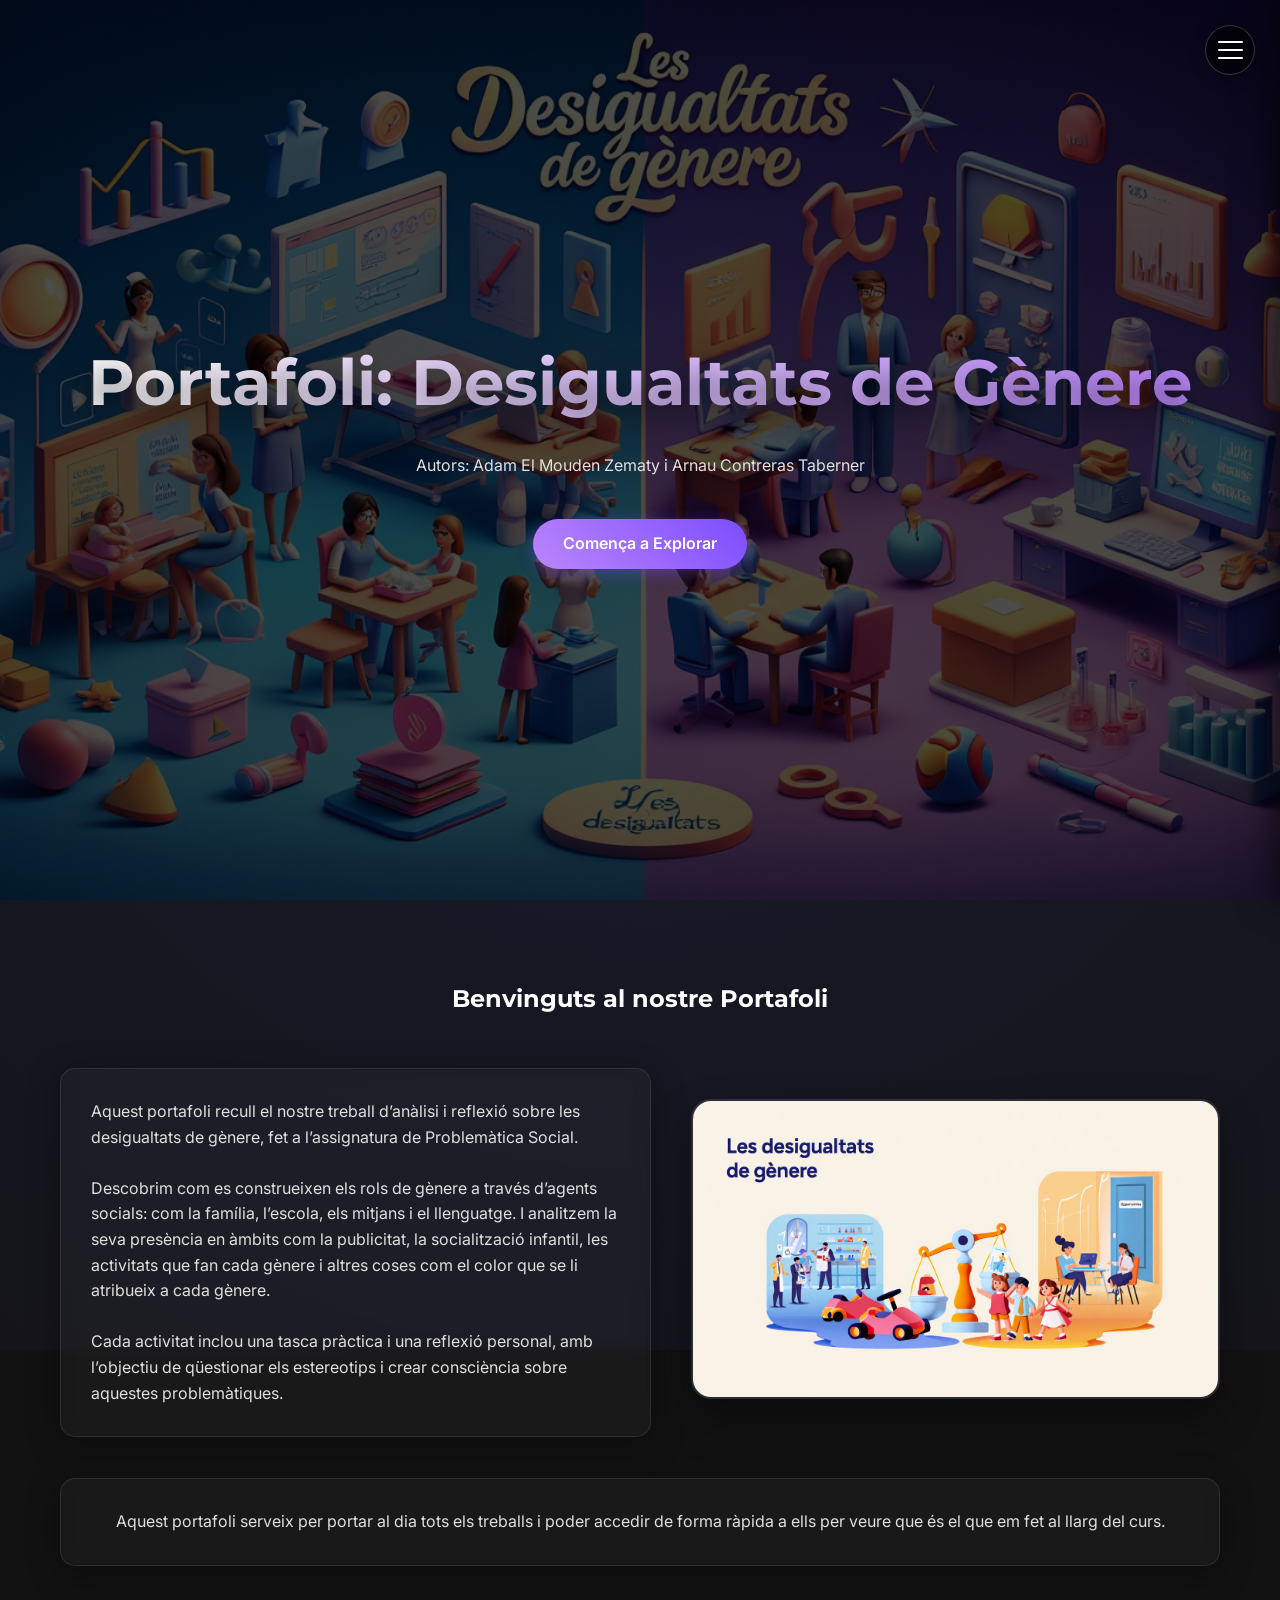
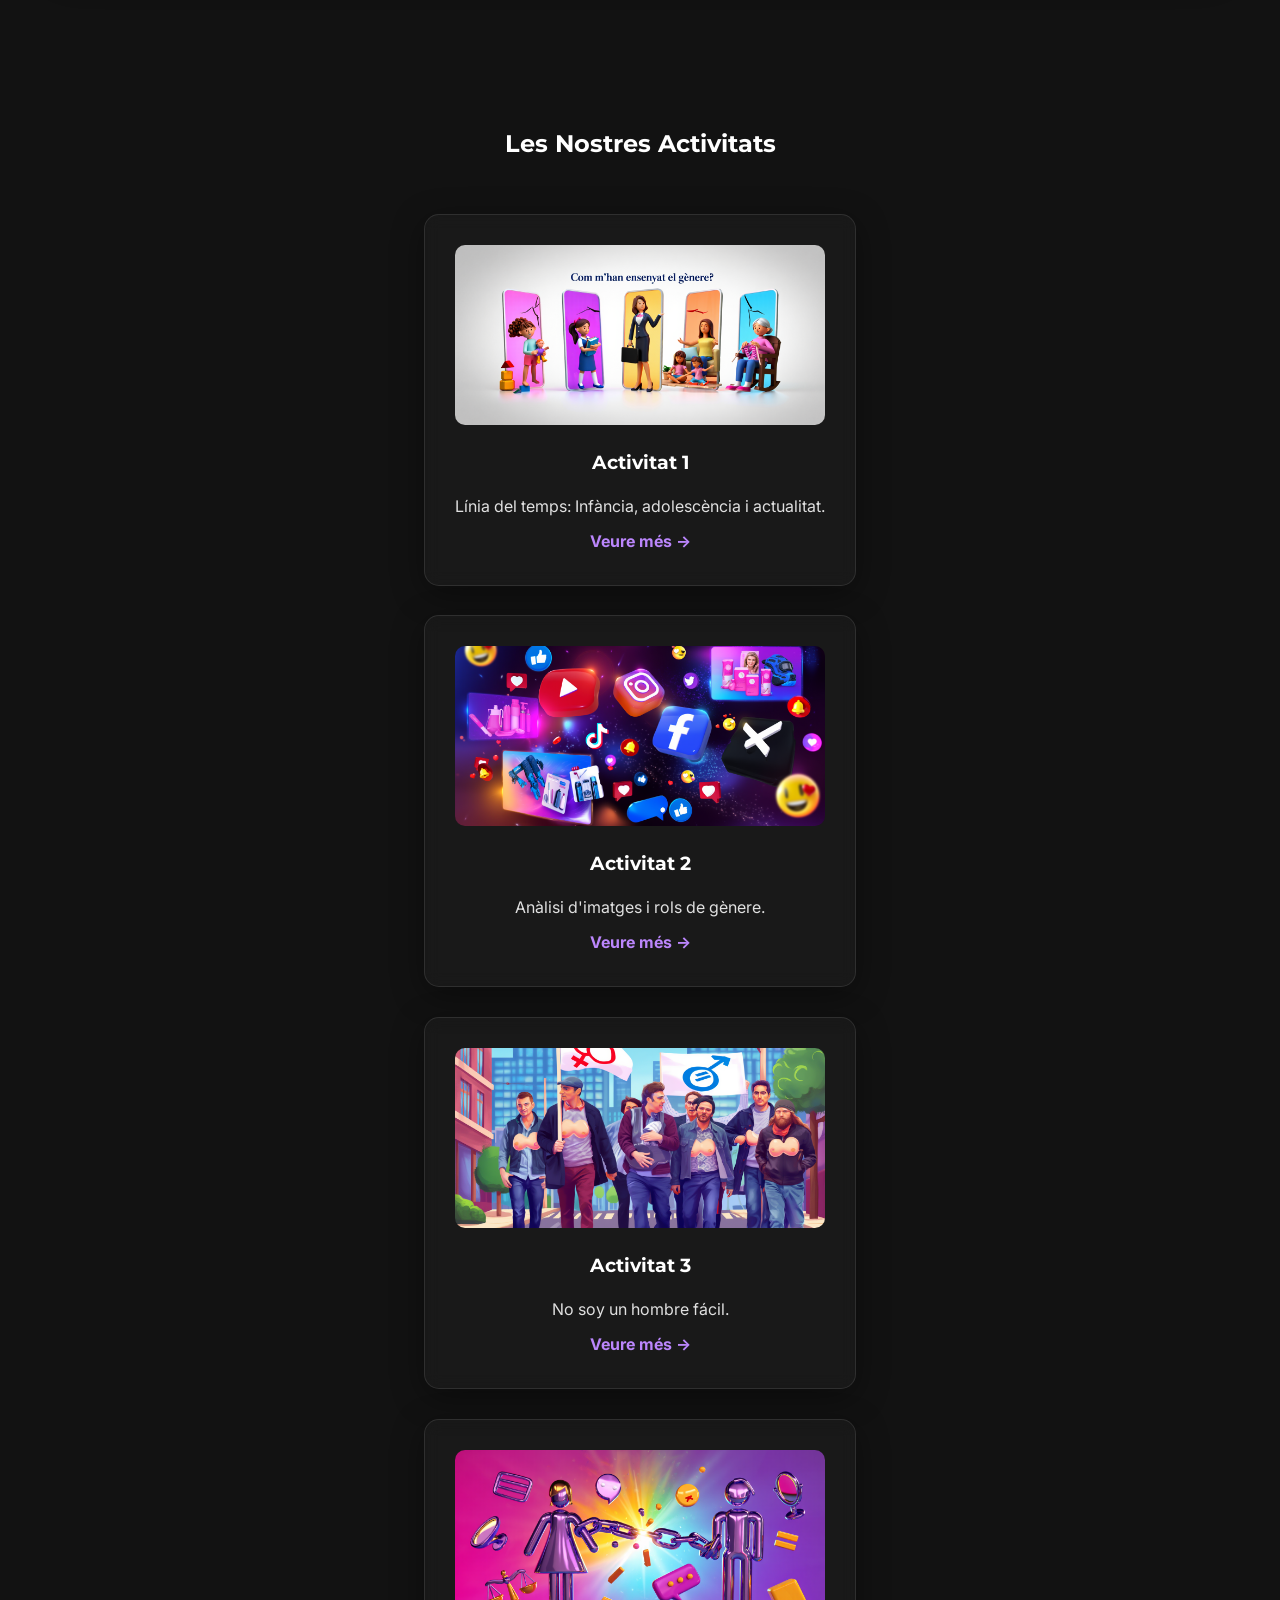
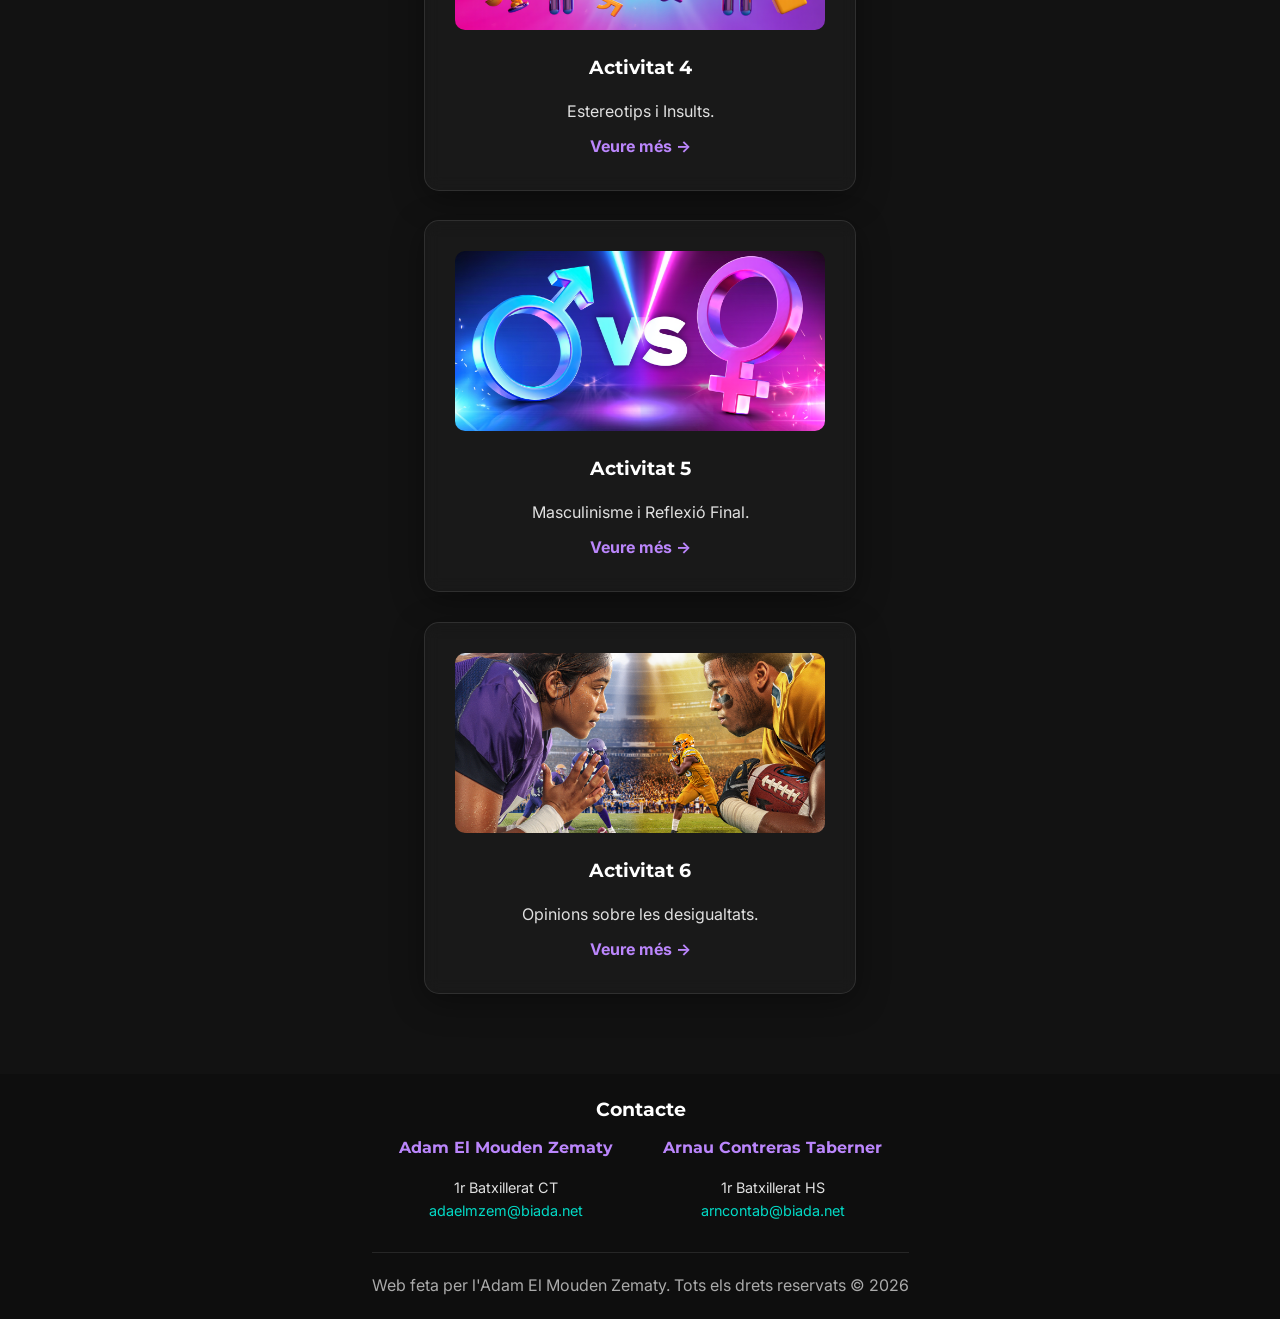
<file: index.html>
<!DOCTYPE html>
<html lang="ca">

<head>
    <meta charset="UTF-8">
    <meta name="viewport" content="width=device-width, initial-scale=1.0">
    <title>Portafoli: Desigualtats de Gènere</title>
    <link rel="preconnect" href="https://fonts.googleapis.com">
    <link rel="preconnect" href="https://fonts.gstatic.com" crossorigin>
    <link
        href="https://fonts.googleapis.com/css2?family=Inter:wght@300;400;600&family=Montserrat:wght@500;700&display=swap"
        rel="stylesheet">
    <link rel="stylesheet" href="css/style.css">
</head>

<body>
    <div class="page-transition-overlay"></div>

    <!-- Hero Section -->
    <header class="hero">
        <div class="container reveal reveal-bottom">
            <h1>Portafoli: Desigualtats de Gènere</h1>
            <p>Autors: Adam El Mouden Zematy i Arnau Contreras Taberner</p>
            <div style="margin-top: 40px;">
                <a href="#intro" class="btn">Comença a Explorar</a>
            </div>
        </div>
    </header>

    <!-- Introduction Section -->
    <section id="intro" class="section">
        <div class="container">
            <h2 class="text-center reveal reveal-bottom" style="margin-bottom: 50px;">Benvinguts al nostre Portafoli
            </h2>

            <div class="split-layout">
                <!-- Left: Text Content -->
                <div class="glass-card reveal reveal-left">
                    <p>Aquest portafoli recull el nostre treball d’anàlisi i reflexió sobre les desigualtats de gènere,
                        fet a l’assignatura de Problemàtica Social.</p>
                    <br>
                    <p>Descobrim com es construeixen els rols de gènere a través d’agents socials: com la família,
                        l’escola, els mitjans i el llenguatge. I analitzem la seva presència en àmbits com la
                        publicitat, la socialització infantil, les activitats que fan cada gènere i altres coses com el
                        color que se li atribueix a cada gènere.</p>
                    <br>
                    <p>Cada activitat inclou una tasca pràctica i una reflexió personal, amb l’objectiu de qüestionar
                        els estereotips i crear consciència sobre aquestes problemàtiques.</p>
                </div>

                <!-- Right: Image -->
                <div class="intro-image-container reveal reveal-right">
                    <img src="assets/intro-side-image.png" alt="Il·lustració Desigualtats de Gènere"
                        class="intro-image">
                </div>
            </div>

            <div class="glass-card reveal reveal-bottom" style="margin-top: 30px; text-align: center;">
                <p>Aquest portafoli serveix per portar al dia tots els treballs i poder accedir de forma ràpida a ells
                    per veure que és el que em fet al llarg del curs.</p>
            </div>
        </div>
    </section>

    <!-- Activities Navigation -->
    <section id="activities" class="section">
        <div class="container">
            <h2 class="text-center reveal reveal-bottom">Les Nostres Activitats</h2>
            <div class="nav-grid">
                <!-- Activity 1 -->
                <a href="activity1.html" class="glass-card nav-card reveal reveal-left">
                    <img src="assets/cover-activity1.png" alt="Portada Activitat 1" class="nav-img">
                    <h3>Activitat 1</h3>
                    <p>Línia del temps: Infància, adolescència i actualitat.</p>
                    <span style="color: var(--accent-color); font-weight: bold; margin-top: 10px; display: block;">Veure
                        més &rarr;</span>
                </a>

                <!-- Activity 2 -->
                <a href="activity2.html" class="glass-card nav-card reveal reveal-bottom">
                    <img src="assets/cover-activity2.png" alt="Portada Activitat 2" class="nav-img">
                    <h3>Activitat 2</h3>
                    <p>Anàlisi d'imatges i rols de gènere.</p>
                    <span style="color: var(--accent-color); font-weight: bold; margin-top: 10px; display: block;">Veure
                        més &rarr;</span>
                </a>

                <!-- Activity 3 (Placeholder Cover) -->
                <a href="activity3.html" class="glass-card nav-card reveal reveal-right">
                    <img src="assets/cover-activity3.png" alt="Portada Activitat 3" class="nav-img">
                    <h3>Activitat 3</h3>
                    <p>No soy un hombre fácil.</p>
                    <span style="color: var(--accent-color); font-weight: bold; margin-top: 10px; display: block;">Veure
                        més &rarr;</span>
                </a>

                <!-- Activity 4 (Placeholder Cover) -->
                <a href="activity4.html" class="glass-card nav-card reveal reveal-left">
                    <img src="assets/cover-activity4.png" alt="Portada Activitat 4" class="nav-img">
                    <h3>Activitat 4</h3>
                    <p>Estereotips i Insults.</p>
                    <span style="color: var(--accent-color); font-weight: bold; margin-top: 10px; display: block;">Veure
                        més &rarr;</span>
                </a>

                <!-- Activity 5 -->
                <a href="activity5.html" class="glass-card nav-card reveal reveal-right">
                    <!-- Using generic image as no cover specified yet -->
                    <img src="assets/cover-activity5.png" alt="Portada Activitat 5" class="nav-img">
                    <h3>Activitat 5</h3>
                    <p>Masculinisme i Reflexió Final.</p>
                    <span style="color: var(--accent-color); font-weight: bold; margin-top: 10px; display: block;">Veure
                        més &rarr;</span>
                </a>

                <!-- Activity 6 -->
                <a href="activity6.html" class="glass-card nav-card reveal reveal-bottom">
                    <img src="assets/cover-activity6.png" alt="Portada Activitat 6" class="nav-img">
                    <h3>Activitat 6</h3>
                    <p>Opinions sobre les desigualtats.</p>
                    <span style="color: var(--accent-color); font-weight: bold; margin-top: 10px; display: block;">Veure
                        més &rarr;</span>
                </a>
            </div>
        </div>
    </section>

    <!-- Contact Section (Footer) -->
    <footer class="section" style="min-height: 20vh; background: rgba(0,0,0,0.2); padding: 20px 0;">
        <div class="container reveal reveal-bottom">
            <h2 class="text-center" style="font-size: 1.2rem; margin-bottom: 10px;">Contacte</h2>
            <div class="contact-info" style="margin-top: 10px;">
                <div class="contact-item">
                    <h3 style="font-size: 1rem;">Adam El Mouden Zematy</h3>
                    <p style="font-size: 0.9rem;">1r Batxillerat CT</p>
                    <p style="color: var(--secondary-accent); font-size: 0.9rem;">adaelmzem@biada.net</p>
                </div>
                <div class="contact-item">
                    <h3 style="font-size: 1rem;">Arnau Contreras Taberner</h3>
                    <p style="font-size: 0.9rem;">1r Batxillerat HS</p>
                    <p style="color: var(--secondary-accent); font-size: 0.9rem;">arncontab@biada.net</p>
                </div>
            </div>

            <!-- NEW COPYRIGHT FOOTER -->
            <div class="copyright-footer">
                <p>Web feta per l'Adam El Mouden Zematy. Tots els drets reservats &copy; 2026</p>
            </div>
        </div>
    </footer>

    <script src="js/atmosphere.js"></script>
    <script src="js/script.js"></script>
</body>

</html>
</file>
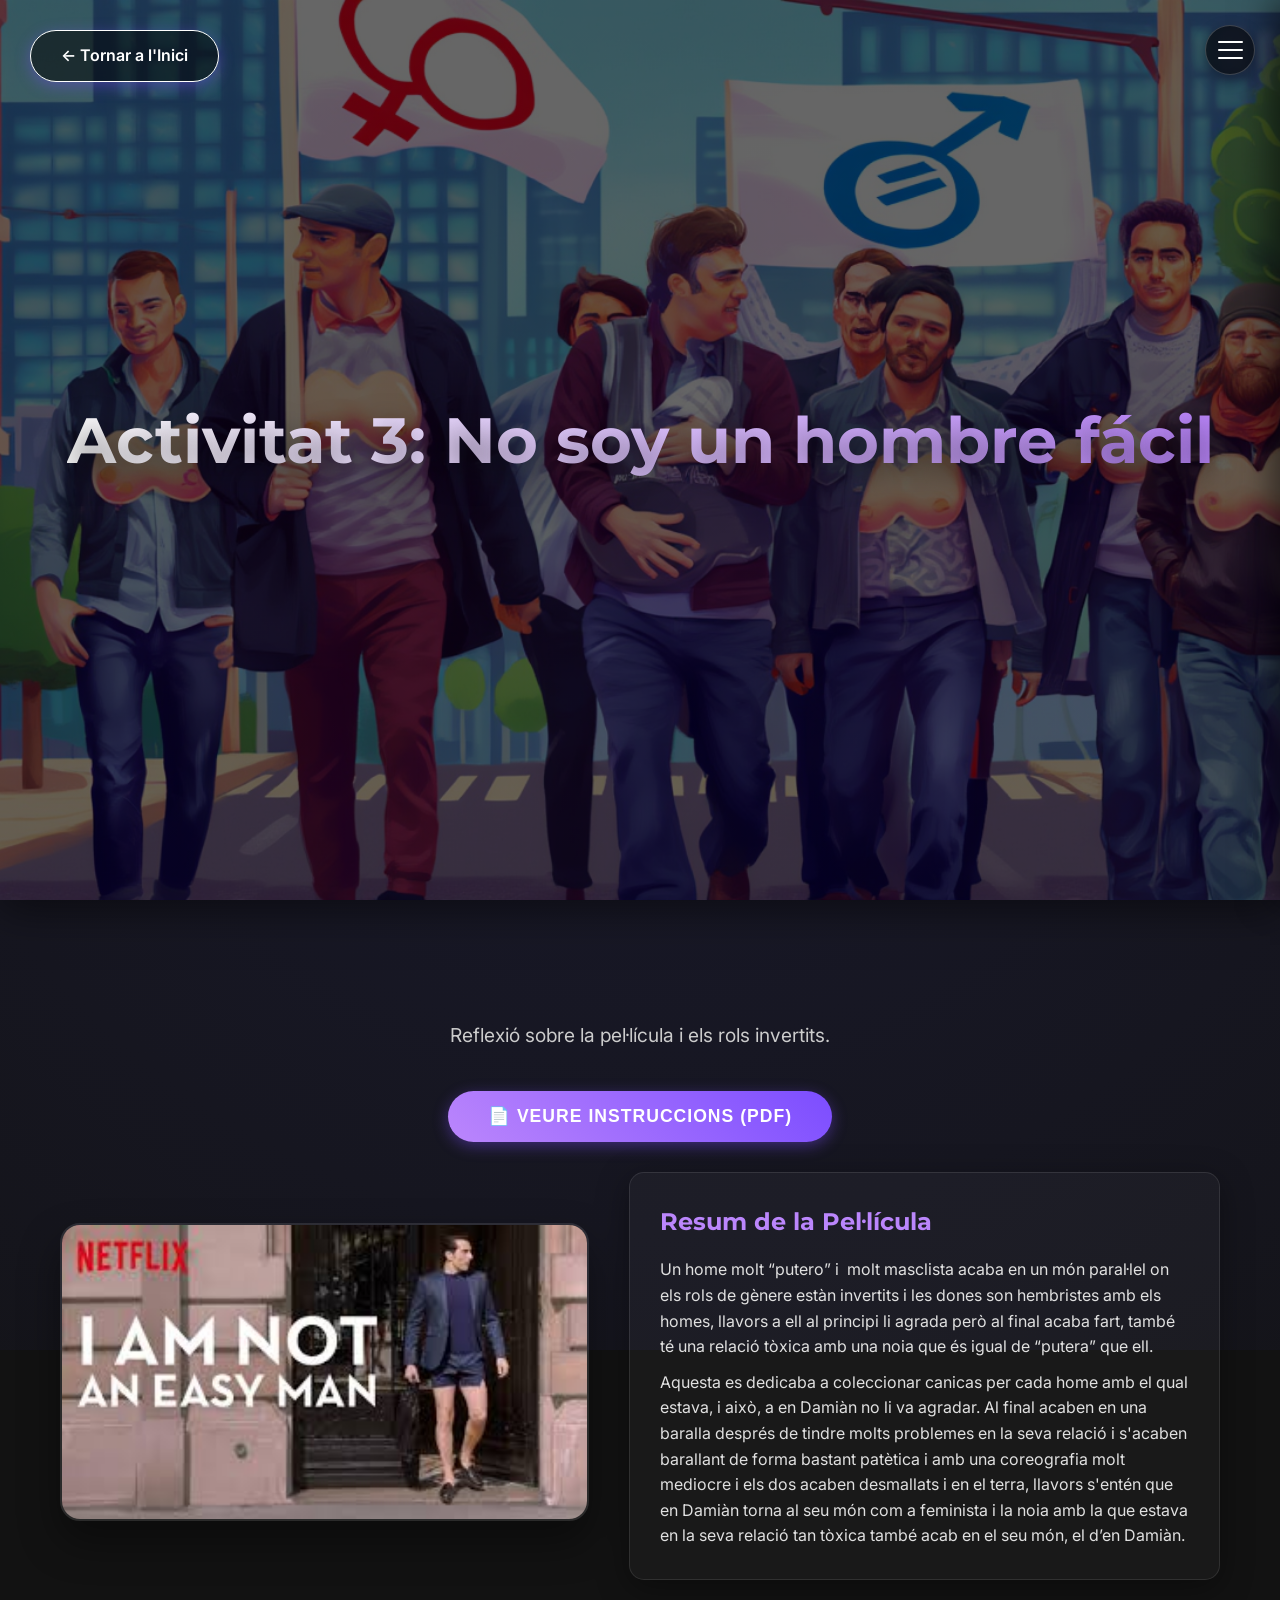
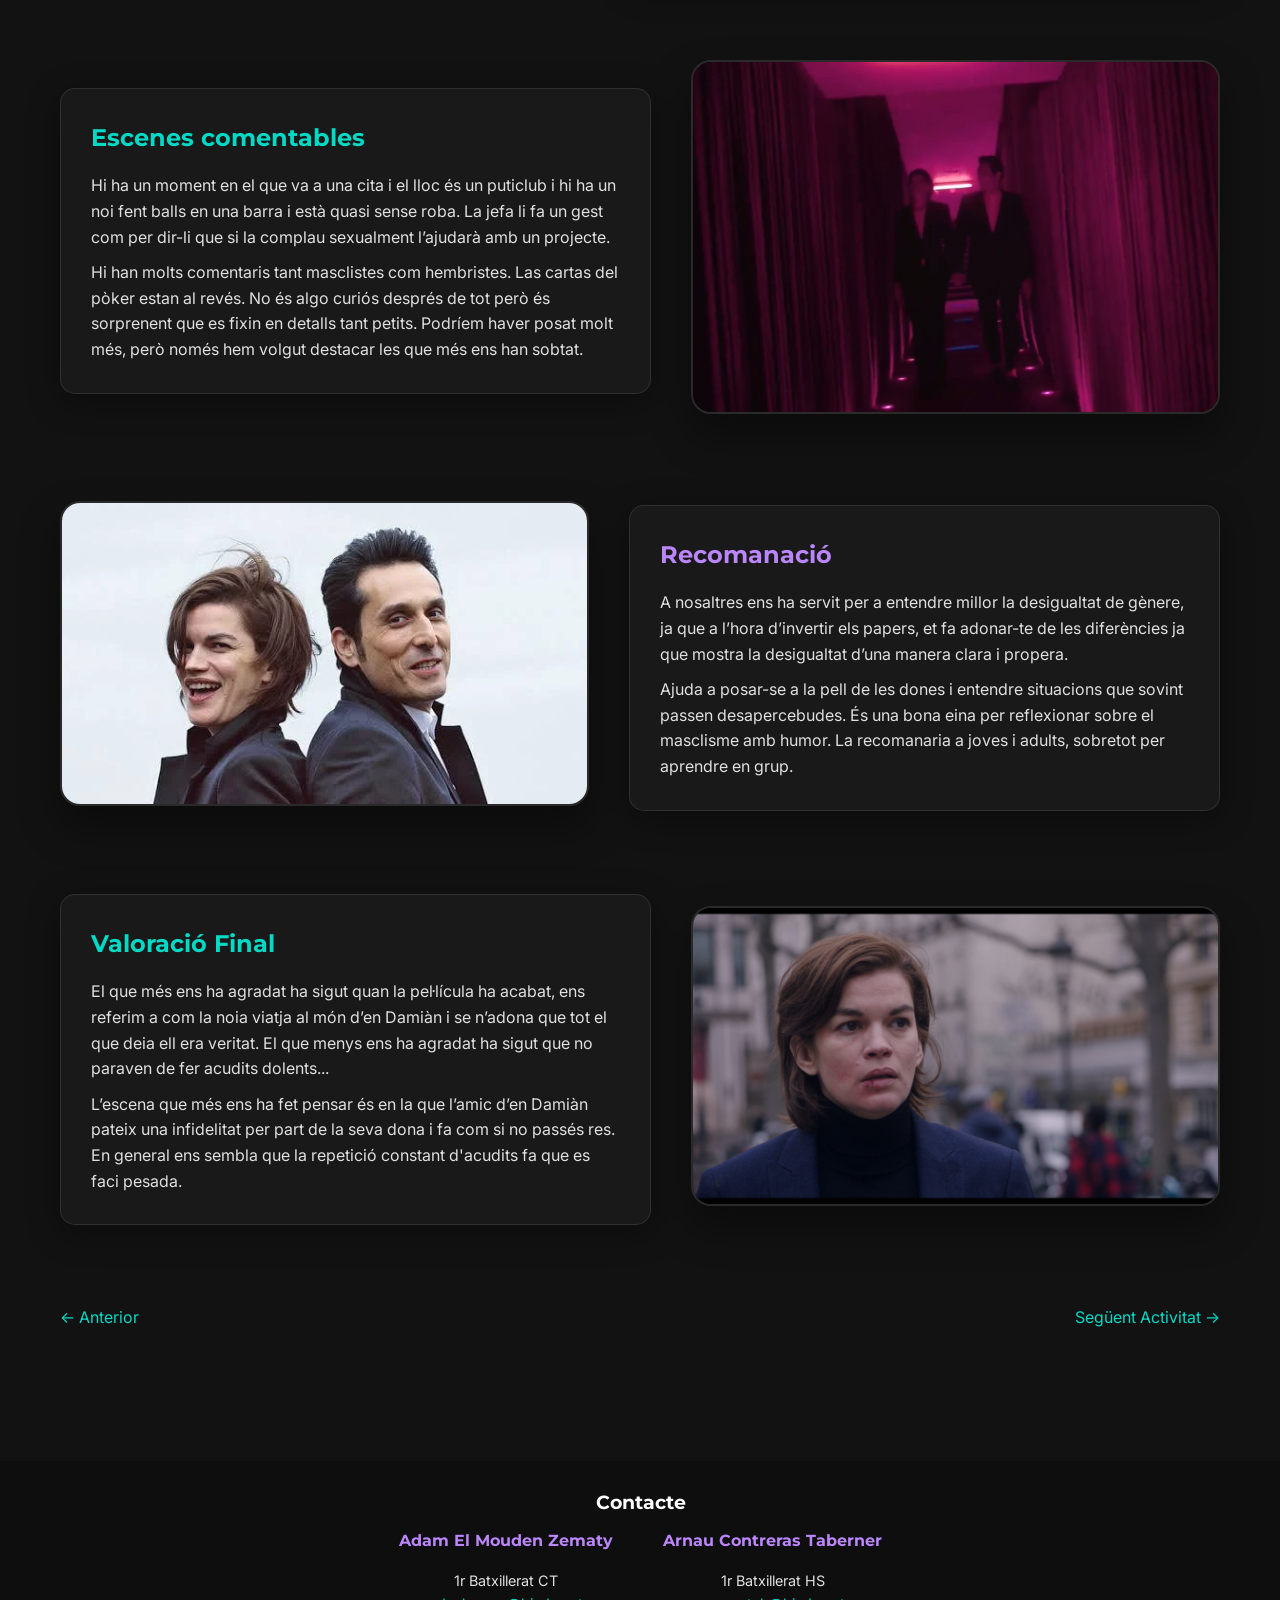
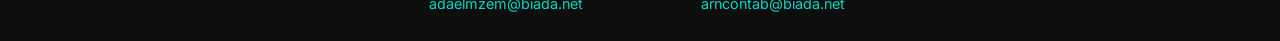
<file: activity3.html>
<!DOCTYPE html>
<html lang="ca">

<head>
    <meta charset="UTF-8">
    <meta name="viewport" content="width=device-width, initial-scale=1.0">
    <title>Activitat 3 - No soy un hombre fácil</title>
    <link
        href="https://fonts.googleapis.com/css2?family=Inter:wght@300;400;600&family=Montserrat:wght@500;700&display=swap"
        rel="stylesheet">
    <link rel="stylesheet" href="css/style.css">
    <style>
        /* Specific banner for Activity 3 */
        .banner-act3 {
            background: linear-gradient(rgba(0, 0, 0, 0.6), rgba(0, 0, 0, 0.6)), url('assets/cover-activity3.png');
            background-size: cover;
            background-position: center;
            background-attachment: fixed;
        }
    </style>
</head>

<body>
    <!-- BANNER HERO -->
    <header class="activity-hero banner-act3">
        <a href="index.html" class="btn btn-top-left"
            style="background: rgba(0,0,0,0.5); border: 1px solid white;">&larr; Tornar a l'Inici</a>
        <div class="container reveal reveal-bottom">
            <h1>Activitat 3: No soy un hombre fácil</h1>
        </div>
    </header>

    <section class="section">
        <div class="container">

            <p class="text-center reveal reveal-bottom" style="margin-bottom: 40px; font-size: 1.2rem; color: #ccc;">
                Reflexió sobre la pel·lícula i els rols invertits.</p>

            <!-- PDF Toggle Button -->
            <div class="text-center reveal reveal-bottom" style="margin-bottom: 30px;">
                <button id="togglePdfBtn" class="btn btn-lg" onclick="togglePdf()">📄 Veure Instruccions (PDF)</button>
            </div>

            <!-- Hidden PDF Container -->
            <div id="pdfContainer" class="glass-card pdf-viewer-container reveal reveal-left" style="display: none; padding: 0; 
            height: 85vh; margin-bottom: 40px; border-radius: 15px;">
                <embed src="assets/activity3-instructions.pdf" type="application/pdf" width="100%" height="100%"
                    style="border-radius: 13px;">
            </div>

            <!-- Exploració de la Pel·lícula (Zig-Zag Layout) -->
            <div class="reveal reveal-bottom" style="margin-bottom: 60px;">

                <!-- Row 1: Resum (Left Image) -->
                <div class="split-layout reveal reveal-left" style="margin-bottom: 80px;">
                    <div class="intro-image-container">
                        <img src="assets/sect-resum.jpg" alt="Resum" class="intro-image">
                    </div>
                    <div class="glass-card">
                        <h2 style="color: var(--accent-color);">Resum de la Pel·lícula</h2>
                        <p>Un home molt “putero” i  molt masclista acaba en un món paral·lel on els rols de gènere estàn
                            invertits i les dones son hembristes amb els homes, llavors a ell al principi li agrada però
                            al final acaba fart, també té una relació tòxica amb una noia que és igual de “putera” que
                            ell.</p>
                        <p style="margin-top: 10px;">Aquesta es dedicaba a coleccionar canicas per cada home amb el qual
                            estava, i això, a en Damiàn no li va agradar. Al final acaben en una baralla després de
                            tindre molts problemes en la seva relació i s'acaben barallant de forma bastant patètica i
                            amb una coreografia molt mediocre i els dos acaben desmallats i en el terra, llavors s'entén
                            que en Damiàn torna al seu món com a feminista i la noia amb la que estava en la seva
                            relació tan tòxica també acab en el seu món, el d’en Damiàn.</p>
                    </div>
                </div>

                <!-- Row 2: Escenes (Right Image) -->
                <div class="split-layout reveal reveal-right" style="margin-bottom: 80px; flex-direction: row-reverse;">
                    <div class="intro-image-container">
                        <img src="assets/sect-escenes.png" alt="Escenes" class="intro-image">
                    </div>
                    <div class="glass-card">
                        <h2 style="color: var(--secondary-accent);">Escenes comentables</h2>
                        <p>Hi ha un moment en el que va a una cita i el lloc és un puticlub i hi ha un noi fent balls en
                            una barra i està quasi sense roba. La jefa li fa un gest com per dir-li que si la complau
                            sexualment l’ajudarà amb un projecte.</p>
                        <p style="margin-top: 10px;">Hi han molts comentaris tant masclistes com hembristes. Las cartas
                            del pòker estan al revés. No és algo curiós després de tot però és sorprenent que es fixin
                            en detalls tant petits. Podríem haver posat molt més, però només hem volgut destacar les que
                            més ens han sobtat.</p>
                    </div>
                </div>

                <!-- Row 3: Recomanació (Left Image) -->
                <div class="split-layout reveal reveal-left" style="margin-bottom: 80px;">
                    <div class="intro-image-container">
                        <img src="assets/sect-recomanacio.webp" alt="Recomanació" class="intro-image">
                    </div>
                    <div class="glass-card">
                        <h2 style="color: var(--accent-color);">Recomanació</h2>
                        <p>A nosaltres ens ha servit per a entendre millor la desigualtat de gènere, ja que a l’hora
                            d’invertir els papers, et fa adonar-te de les diferències ja que mostra la desigualtat d’una
                            manera clara i propera.</p>
                        <p style="margin-top: 10px;">Ajuda a posar-se a la pell de les dones i entendre situacions que
                            sovint passen desapercebudes. És una bona eina per reflexionar sobre el masclisme amb humor.
                            La recomanaria a joves i adults, sobretot per aprendre en grup.</p>
                    </div>
                </div>

                <!-- Row 4: Valoració (Right Image) -->
                <div class="split-layout reveal reveal-right" style="margin-bottom: 80px; flex-direction: row-reverse;">
                    <div class="intro-image-container">
                        <img src="assets/sect-valoracio.png" alt="Valoració" class="intro-image">
                    </div>
                    <div class="glass-card">
                        <h2 style="color: var(--secondary-accent);">Valoració Final</h2>
                        <p>El que més ens ha agradat ha sigut quan la pel·lícula ha acabat, ens referim a com la noia
                            viatja al món d’en Damiàn i se n’adona que tot el que deia ell era veritat. El que menys
                            ens ha agradat ha sigut que no paraven de fer acudits dolents...</p>
                        <p style="margin-top: 10px;">L’escena que més ens ha fet pensar és en la que l’amic d’en Damiàn
                            pateix una infidelitat per part de la seva dona i fa com si no passés res. En general ens
                            sembla que la repetició constant d'acudits fa que es faci pesada.</p>
                    </div>
                </div>

            </div>

            <div class="reveal reveal-bottom text-center"
                style="margin: 50px 0; display: flex; justify-content: space-between;">
                <a href="activity2.html" style="color: var(--secondary-accent);">&larr; Anterior</a>
                <a href="activity4.html" style="color: var(--secondary-accent);">Següent Activitat &rarr;</a>
            </div>


        </div>
    </section>

    <!-- Contact Section (Footer) -->
    <footer class="section" style="min-height: 20vh; background: rgba(0,0,0,0.2); padding: 20px 0;">
        <div class="container reveal reveal-bottom">
            <h2 class="text-center" style="font-size: 1.2rem; margin-bottom: 10px;">Contacte</h2>
            <div class="contact-info" style="margin-top: 10px;">
                <div class="contact-item">
                    <h3 style="font-size: 1rem;">Adam El Mouden Zematy</h3>
                    <p style="font-size: 0.9rem;">1r Batxillerat CT</p>
                    <p style="color: var(--secondary-accent); font-size: 0.9rem;">adaelmzem@biada.net</p>
                </div>
                <div class="contact-item">
                    <h3 style="font-size: 1rem;">Arnau Contreras Taberner</h3>
                    <p style="font-size: 0.9rem;">1r Batxillerat HS</p>
                    <p style="color: var(--secondary-accent); font-size: 0.9rem;">arncontab@biada.net</p>
                </div>
            </div>

        </div>
    </footer>

    <!-- Script to toggle PDF -->
    <script>
        function togglePdf() {
            const container = document.getElementById('pdfContainer');
            const btn = document.getElementById('togglePdfBtn');
            if (container.style.display === 'none') {
                container.style.display = 'block';
                btn.textContent = '❌ Tancar Instruccions';
            } else {
                container.style.display = 'none';
                btn.textContent = '📄 Veure Instruccions (PDF)';
            }
        }
    </script>
    <script src="js/atmosphere.js"></script>
    <script src="js/script.js"></script>
</body>

</html>
</file>
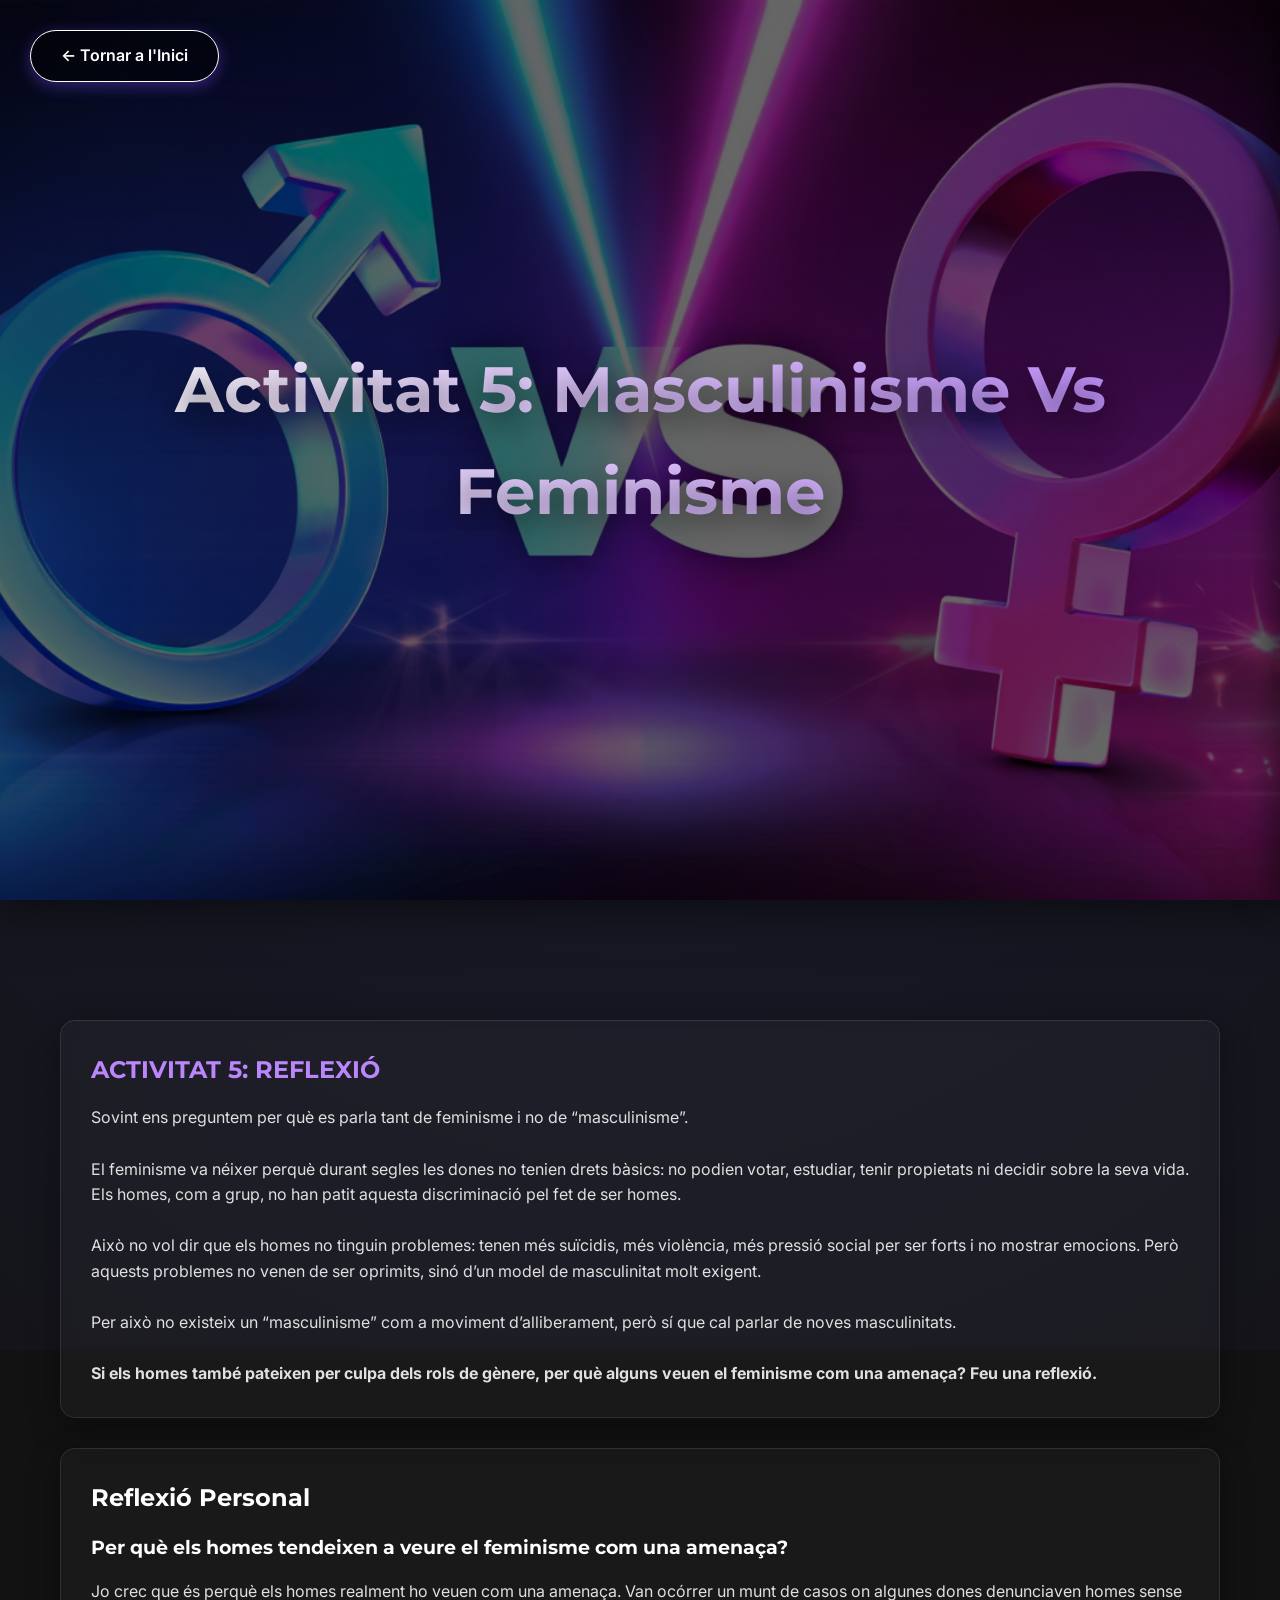
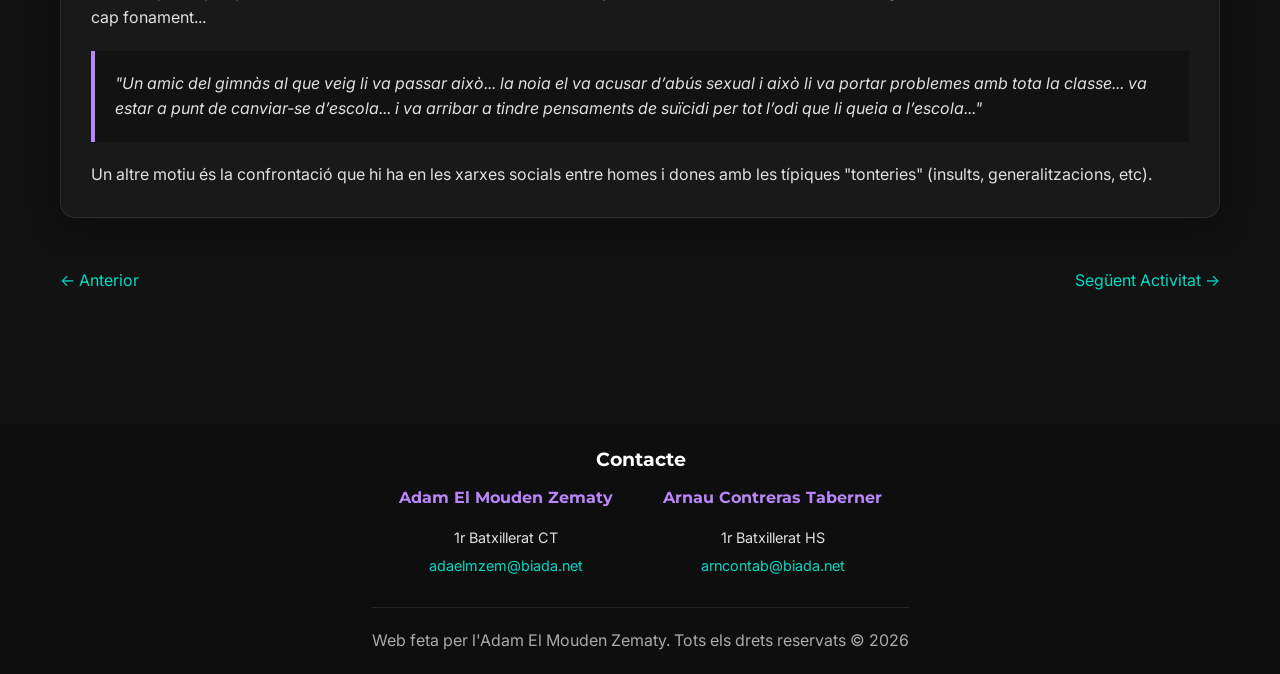
<file: activity5.html>
<!DOCTYPE html>
<html lang="ca">

<head>
    <meta charset="UTF-8">
    <meta name="viewport" content="width=device-width, initial-scale=1.0">
    <title>Activitat 5 - Masculinisme i Reflexió</title>
    <link
        href="https://fonts.googleapis.com/css2?family=Inter:wght@300;400;600&family=Montserrat:wght@500;700&display=swap"
        rel="stylesheet">
    <link rel="stylesheet" href="css/style.css">
    <style>
        /* Specific banner for Activity 5 */
        .banner-act5 {
            background: linear-gradient(rgba(0, 0, 0, 0.6), rgba(0, 0, 0, 0.6)), url('assets/cover-activity5.png');
            background-size: cover;
            background-position: center;
            background-attachment: fixed;
        }
    </style>
</head>

<body>
    <!-- BANNER HERO -->
    <header class="activity-hero banner-act5">
        <a href="index.html" class="btn btn-top-left"
            style="background: rgba(0,0,0,0.5); border: 1px solid white;">&larr; Tornar a l'Inici</a>
        <div class="container reveal reveal-bottom">
            <h1>Activitat 5: Masculinisme Vs Feminisme</h1>
        </div>
    </header>

    <section class="section">
        <div class="container">

            <div class="glass-card reveal reveal-left">
                <h2 style="color: var(--accent-color);">ACTIVITAT 5: REFLEXIÓ</h2>
                <p>Sovint ens preguntem per què es parla tant de feminisme i no de “masculinisme”.</p>
                <br>
                <p>El feminisme va néixer perquè durant segles les dones no tenien drets bàsics: no podien votar,
                    estudiar, tenir propietats ni decidir sobre la seva vida. Els homes, com a grup, no han patit
                    aquesta discriminació pel fet de ser homes.</p>
                <br>
                <p>Això no vol dir que els homes no tinguin problemes: tenen més suïcidis, més violència, més pressió
                    social per ser forts i no mostrar emocions. Però aquests problemes no venen de ser oprimits, sinó
                    d’un model de masculinitat molt exigent.</p>
                <br>
                <p>Per això no existeix un “masculinisme” com a moviment d’alliberament, però sí que cal parlar de noves
                    masculinitats.</p>
                <br>
                <p><strong>Si els homes també pateixen per culpa dels rols de gènere, per què alguns veuen el feminisme
                        com una amenaça? Feu una reflexió.</strong></p>
            </div>

            <div class="glass-card reveal reveal-right" style="margin-top: 30px;">
                <h2>Reflexió Personal</h2>
                <h3>Per què els homes tendeixen a veure el feminisme com una amenaça?</h3>
                <p style="margin-top: 15px;">Jo crec que és perquè els homes realment ho veuen com una amenaça. Van
                    ocórrer un munt de casos on algunes dones denunciaven homes sense cap fonament...</p>

                <div
                    style="background: rgba(0,0,0,0.3); padding: 20px; border-left: 4px solid var(--accent-color); margin: 20px 0;">
                    <p><em>"Un amic del gimnàs al que veig li va passar això... la noia el va acusar d’abús sexual i
                            això li va portar problemes amb tota la classe... va estar a punt de canviar-se d’escola...
                            i va arribar a tindre pensaments de suïcidi per tot l’odi que li queia a l’escola..."</em>
                    </p>
                </div>

                <p>Un altre motiu és la confrontació que hi ha en les xarxes socials entre homes i dones amb les
                    típiques "tonteries" (insults, generalitzacions, etc).</p>
            </div>

            <div class="reveal reveal-bottom text-center"
                style="margin: 50px 0; display: flex; justify-content: space-between;">
                <a href="activity4.html" style="color: var(--secondary-accent);">&larr; Anterior</a>
                <a href="activity6.html" style="color: var(--secondary-accent);">Següent Activitat &rarr;</a>
            </div>
        </div>
    </section>

    <!-- Contact Section (Footer) -->
    <footer class="section" style="min-height: 20vh; background: rgba(0,0,0,0.2); padding: 20px 0;">
        <div class="container reveal reveal-bottom">
            <h2 class="text-center" style="font-size: 1.2rem; margin-bottom: 10px;">Contacte</h2>
            <div class="contact-info" style="margin-top: 10px;">
                <div class="contact-item">
                    <h3 style="font-size: 1rem;">Adam El Mouden Zematy</h3>
                    <p style="font-size: 0.9rem;">1r Batxillerat CT</p>
                    <p style="color: var(--secondary-accent); font-size: 0.9rem; margin-top: 5px;">adaelmzem@biada.net
                    </p>
                </div>
                <div class="contact-item">
                    <h3 style="font-size: 1rem;">Arnau Contreras Taberner</h3>
                    <p style="font-size: 0.9rem;">1r Batxillerat HS</p>
                    <p style="color: var(--secondary-accent); font-size: 0.9rem; margin-top: 5px;">arncontab@biada.net
                    </p>
                </div>
            </div>
            <!-- NEW COPYRIGHT FOOTER -->
            <div class="copyright-footer">
                <p>Web feta per l'Adam El Mouden Zematy. Tots els drets reservats &copy; 2026</p>
            </div>
        </div>
    </footer>

    <script src="js/atmosphere.js"></script>
    <script src="js/script.js"></script>
</body>

</html>
</file>
<file: css/style.css>
/* Modern Reset and Variables */
:root {
    --bg-color: #121212;
    --text-color: #e0e0e0;
    --accent-color: #bb86fc;
    /* Electric Violet */
    --secondary-accent: #03dac6;
    /* Teal */
    --card-bg: rgba(255, 255, 255, 0.05);
    --card-border: rgba(255, 255, 255, 0.1);
    --font-heading: 'Montserrat', sans-serif;
    --font-body: 'Inter', sans-serif;
    --transition-speed: 0.5s;
}

* {
    margin: 0;
    padding: 0;
    box-sizing: border-box;
}

html {
    scroll-behavior: smooth;
}

body {
    font-family: var(--font-body);
    background-color: var(--bg-color);
    color: var(--text-color);
    line-height: 1.6;
    overflow-x: hidden;
    position: relative;
    z-index: 1;
}

img {
    max-width: 100%;
    height: auto;
}

/* Page Transition Overlay */
.page-transition-overlay {
    position: fixed;
    top: 0;
    left: 0;
    width: 100%;
    height: 100%;
    background: #000;
    z-index: 99999;
    pointer-events: none;
    opacity: 0;
    transition: opacity 0.6s cubic-bezier(0.4, 0.0, 0.2, 1);
}

.page-transition-overlay.active {
    pointer-events: all;
    opacity: 1;
}

/* Animated Background (Optimized) */
body::before {
    content: '';
    position: fixed;
    top: -50%;
    left: -50%;
    width: 200%;
    height: 200%;
    background: radial-gradient(circle at center, #1a1a2e 0%, #121212 100%);
    z-index: -2;
    animation: slowRotate 30s linear infinite;
    will-change: transform;
}

@keyframes slowRotate {
    from {
        transform: rotate(0deg);
    }

    to {
        transform: rotate(360deg);
    }
}

/* Floating Orbs/Glow */
.orb {
    position: fixed;
    border-radius: 50%;
    filter: blur(80px);
    opacity: 0.4;
    z-index: -1;
    animation: float 20s infinite ease-in-out;
}

.orb-1 {
    width: 300px;
    height: 300px;
    background: var(--accent-color);
    top: 20%;
    left: 10%;
}

.orb-2 {
    width: 400px;
    height: 400px;
    background: var(--secondary-accent);
    bottom: 20%;
    right: 10%;
    animation-delay: -5s;
}

/* Removed expensive gradientBG animation */

@keyframes float {
    0% {
        transform: translate(0, 0);
    }

    50% {
        transform: translate(30px, 50px);
    }

    100% {
        transform: translate(0, 0);
    }
}

h1,
h2,
h3,
h4 {
    font-family: var(--font-heading);
    color: #ffffff;
    margin-bottom: 1rem;
}

a {
    text-decoration: none;
    color: inherit;
    transition: color 0.3s ease;
}

/* Utilities */
.container {
    max-width: 1200px;
    margin: 0 auto;
    padding: 0 20px;
}

.section {
    padding: 80px 0;
    min-height: 80vh;
    display: flex;
    flex-direction: column;
    justify-content: center;
}

.text-center {
    text-align: center;
}

/* Buttons */
.btn {
    display: inline-block;
    padding: 12px 30px;
    background: linear-gradient(45deg, var(--accent-color), #7c4dff);
    color: white;
    border: none;
    cursor: pointer;
    border-radius: 30px;
    font-weight: 600;
    box-shadow: 0 4px 15px rgba(124, 77, 255, 0.4);
    transition: transform 0.3s ease, box-shadow 0.3s ease;
}

.btn:hover {
    transform: translateY(-2px);
    box-shadow: 0 6px 20px rgba(124, 77, 255, 0.6);
}

.btn-lg {
    padding: 15px 40px;
    font-size: 1.1rem;
    text-transform: uppercase;
    letter-spacing: 1px;
}

.btn-canva {
    background: linear-gradient(45deg, #00C4CC, #7D2AE8);
    /* Canva-like colors */
    box-shadow: 0 4px 15px rgba(0, 196, 204, 0.4);
}

.btn-canva:hover {
    box-shadow: 0 6px 20px rgba(125, 42, 232, 0.6);
}

/* Super Mega Epic Transformation Styles */
.btn-epic {
    background: linear-gradient(45deg, #ff0000, #ff7f00, #ffff00);
    color: #000;
    font-weight: 900;
    border: 3px solid #fff;
    box-shadow: 0 0 10px #ff0000, 0 0 20px #ff7f00, 0 0 40px #ffff00;
    animation: auraPulse 0.5s infinite alternate;
    position: relative;
    overflow: hidden;
}

.btn-epic::before {
    content: '';
    position: absolute;
    top: -50%;
    left: -50%;
    width: 200%;
    height: 200%;
    background: radial-gradient(circle, rgba(255, 255, 255, 0.8), transparent 60%);
    animation: rotateAura 2s linear infinite;
    z-index: 1;
    pointer-events: none;
}

.btn-epic span {
    position: relative;
    z-index: 2;
}

@keyframes auraPulse {
    0% {
        transform: scale(1);
        box-shadow: 0 0 10px #ff0000;
    }

    100% {
        transform: scale(1.05);
        box-shadow: 0 0 30px #ff0000, 0 0 60px #ffff00;
    }
}

@keyframes rotateAura {
    0% {
        transform: rotate(0deg);
    }

    100% {
        transform: rotate(360deg);
    }
}

/* Transformation Animation for Image */
.transforming {
    animation: superChaos 3s cubic-bezier(0.68, -0.55, 0.27, 1.55) forwards;
}

@keyframes superChaos {
    0% {
        transform: scale(1) rotate(0deg);
        filter: hue-rotate(0deg) blur(0px);
    }

    10% {
        transform: translate(-30px, 30px) rotate(-15deg) skewX(20deg);
        filter: invert(1) blur(5px);
    }

    20% {
        transform: translate(30px, -30px) rotate(15deg) skewY(-20deg);
        filter: contrast(10) hue-rotate(90deg);
    }

    30% {
        transform: scale(1.5) rotate(180deg);
        opacity: 0.8;
        filter: saturate(20);
    }

    40% {
        transform: scale(0.2) rotate(360deg);
        filter: saturate(10) brightness(5);
        box-shadow: 0 0 200px white;
    }

    45% {
        transform: scale(2) rotate(500deg);
        filter: contrast(5);
    }

    50% {
        opacity: 0;
        transform: scale(0.1);
    }

    60% {
        opacity: 0;
        transform: scale(0.1);
        filter: brightness(2);
    }

    70% {
        opacity: 1;
        transform: scale(1.2) rotate(720deg);
        box-shadow: 0 0 200px gold;
    }

    85% {
        transform: scale(1.1);
        filter: brightness(1);
    }

    100% {
        transform: scale(1);
        box-shadow: 0 0 50px gold;
        border: 5px solid gold;
    }
}

/* Screen Shake Animation */
.shake-screen {
    animation: earthquake 0.5s infinite;
}

@keyframes earthquake {
    0% {
        transform: translate(1px, 1px) rotate(0deg);
    }

    10% {
        transform: translate(-10px, -20px) rotate(-1deg);
    }

    20% {
        transform: translate(-30px, 0px) rotate(1deg);
    }

    30% {
        transform: translate(30px, 20px) rotate(0deg);
    }

    40% {
        transform: translate(10px, -10px) rotate(1deg);
    }

    50% {
        transform: translate(-10px, 20px) rotate(-1deg);
    }

    60% {
        transform: translate(-30px, 10px) rotate(0deg);
    }

    70% {
        transform: translate(30px, 10px) rotate(-1deg);
    }

    80% {
        transform: translate(-10px, -10px) rotate(1deg);
    }

    90% {
        transform: translate(10px, 20px) rotate(0deg);
    }

    100% {
        transform: translate(1px, -20px) rotate(-1deg);
    }
}

/* Text Falling Animation */
.text-fall {
    animation: fallDown 1s forwards ease-in;
    display: inline-block;
    color: red;
}

@keyframes fallDown {
    0% {
        transform: translateY(0) rotate(0deg) scale(1);
        opacity: 1;
    }

    20% {
        transform: translateY(-50px) rotate(-20deg) scale(1.5);
    }

    /* Big jump */
    100% {
        transform: translateY(100vh) rotate(1080deg) scale(0.2);
        opacity: 0;
    }
}

/* Human Text Appearance */
.text-appear {
    animation: riseUp 0.1s forwards cubic-bezier(0.175, 0.885, 0.32, 1.275);
    /* Instant appearance */
    display: inline-block;
    color: gold;
    text-shadow: 0 0 20px orange, 0 0 40px red;
    font-size: 2.5rem;
    /* Bigger */
}

@keyframes riseUp {
    0% {
        transform: scale(0);
        opacity: 0;
    }

    50% {
        transform: scale(1.5);
        opacity: 1;
    }

    100% {
        transform: scale(1.2);
        opacity: 1;
    }
}

/* Spark Particle */
.spark {
    position: absolute;
    width: 6px;
    height: 6px;
    background: gold;
    border-radius: 50%;
    pointer-events: none;
    z-index: 9999;
    box-shadow: 0 0 10px orange, 0 0 20px red;
    animation: flySpark 0.8s forwards ease-out;
}

@keyframes flySpark {
    0% {
        opacity: 1;
        transform: scale(2);
    }

    100% {
        opacity: 0;
        transform: translate(var(--tx), var(--ty)) scale(0);
    }
}

/* Animations - Scroll Reveal */
.reveal {
    opacity: 0;
    transition: all 0.8s cubic-bezier(0.16, 1, 0.3, 1);
    /* Faster and crisper ease-out */
    will-change: transform, opacity;
}

.reveal.active {
    opacity: 1;
    transform: translate(0, 0) scale(1);
}

.reveal-left {
    transform: translateX(-40px);
}

.reveal-right {
    transform: translateX(40px);
}

.reveal-bottom {
    transform: translateY(40px) scale(0.98);
}

/* Specific optimizations for heavy containers */
.epic-container,
.glass-card,
.btn {
    will-change: transform, opacity;
}

/* Hero Section */
.hero {
    height: 100vh;
    display: flex;
    align-items: center;
    justify-content: center;
    text-align: center;
    position: relative;
    overflow: hidden;
    /* Banner Image setup */
    background: linear-gradient(rgba(0, 0, 0, 0.7), rgba(0, 0, 0, 0.7)), url('../assets/hero-banner.png');
    background-size: cover;
    background-position: center;
    background-attachment: fixed;
    /* Parallax effect */
}

.activity-hero {
    height: 100vh;
    /* Full height like intro */
    display: flex;
    align-items: center;
    justify-content: center;
    text-align: center;
    position: relative;
    overflow: hidden;
    background-size: cover;
    background-position: center;
    background-attachment: fixed;
    margin-bottom: 40px;
    box-shadow: 0 10px 40px rgba(0, 0, 0, 0.5);
}

.btn-top-left {
    position: absolute;
    top: 30px;
    left: 30px;
    z-index: 100;
}

.hero h1,
.activity-hero h1 {
    font-size: 4rem;
    background: linear-gradient(to right, #ffffff, var(--accent-color));
    -webkit-background-clip: text;
    background-clip: text;
    -webkit-text-fill-color: transparent;
    margin-bottom: 20px;
    text-shadow: 0 10px 30px rgba(0, 0, 0, 0.5);
    /* Fallback for text fill color support */
    color: white;
}

/* Split Layout */
.split-layout {
    display: flex;
    align-items: center;
    gap: 40px;
    margin-bottom: 40px;
}

.split-layout>* {
    flex: 1;
}

.intro-image-container {
    position: relative;
}

.intro-image {
    width: 100%;
    border-radius: 20px;
    box-shadow: 0 20px 40px rgba(0, 0, 0, 0.4);
    border: 2px solid rgba(255, 255, 255, 0.1);
    transition: transform 0.5s ease;
}

.intro-image:hover {
    transform: scale(1.02) rotate(1deg);
    border-color: var(--accent-color);
}

.glass-card {
    background: rgba(255, 255, 255, 0.03);
    /* Lighter background */
    backdrop-filter: blur(8px);
    /* Reduced blur for performance */
    -webkit-backdrop-filter: blur(8px);
    border: 1px solid var(--card-border);
    border-radius: 15px;
    padding: 30px;
    transition: transform 0.3s ease, background 0.3s ease;
    box-shadow: 0 8px 32px 0 rgba(0, 0, 0, 0.37);
    will-change: transform;
    /* Hint for browser optimization */
}

.glass-card:hover {
    transform: translateY(-5px);
    border-color: var(--accent-color);
    background: rgba(255, 255, 255, 0.08);
}

/* PDF Container Polish */
.pdf-viewer-container {
    border: 2px solid var(--accent-color);
    box-shadow: 0 0 30px rgba(187, 134, 252, 0.2);
    overflow: hidden;
    background: #000;
}

/* Navigation Grid */
.nav-grid {
    display: grid;
    grid-template-columns: repeat(auto-fit, minmax(280px, 1fr));
    gap: 30px;
    margin-top: 50px;
}

.nav-card {
    position: relative;
    overflow: hidden;
    cursor: pointer;
    text-align: center;
}

/* Navigation Image Styles */
.nav-img {
    width: 100%;
    height: 180px;
    object-fit: cover;
    border-radius: 10px;
    margin-bottom: 15px;
    transition: transform 0.4s ease;
}

.nav-card:hover .nav-img {
    transform: scale(1.05);
    /* Zoom on hover */
}


/* Contact Section */
.contact-info {
    display: flex;
    justify-content: center;
    gap: 50px;
    margin-top: 40px;
}

.contact-item {
    text-align: center;
}

.contact-item h3 {
    color: var(--accent-color);
}

/* Copyright Footer */
.copyright-footer {
    text-align: center;
    margin-top: 30px;
    padding-top: 20px;
    border-top: 1px solid rgba(255, 255, 255, 0.1);
    color: #aaa;
    /* Lighter for visibility */
    font-size: 1rem;
    /* Bigger */
}

/* Global Sidebar Navigation */
.menu-toggle-btn {
    position: fixed;
    top: 25px;
    right: 25px;
    z-index: 10001;
    width: 50px;
    height: 50px;
    background: rgba(0, 0, 0, 0.6);
    backdrop-filter: blur(10px);
    border: 1px solid rgba(255, 255, 255, 0.2);
    border-radius: 50%;
    cursor: pointer;
    display: flex;
    flex-direction: column;
    justify-content: center;
    align-items: center;
    gap: 6px;
    transition: 0.3s cubic-bezier(0.4, 0, 0.2, 1);
    box-shadow: 0 5px 15px rgba(0, 0, 0, 0.3);
}

.menu-toggle-btn:hover {
    transform: scale(1.1);
    border-color: var(--accent-color);
    box-shadow: 0 0 20px rgba(187, 134, 252, 0.4);
}

.menu-toggle-btn span {
    width: 25px;
    height: 2px;
    background-color: white;
    border-radius: 2px;
    transition: 0.3s;
}

.menu-toggle-btn.active span:nth-child(1) {
    transform: translateY(8px) rotate(45deg);
}

.menu-toggle-btn.active span:nth-child(2) {
    opacity: 0;
}

.menu-toggle-btn.active span:nth-child(3) {
    transform: translateY(-8px) rotate(-45deg);
}

.sidebar {
    position: fixed;
    top: 0;
    right: -260px;
    width: 260px;
    height: 100vh;
    background: rgba(0, 0, 0, 0.9);
    backdrop-filter: blur(20px);
    -webkit-backdrop-filter: blur(20px);
    z-index: 10000;
    transition: 0.5s cubic-bezier(0.16, 1, 0.3, 1);
    border-left: 1px solid rgba(255, 255, 255, 0.1);
    display: flex;
    flex-direction: column;
    padding: 50px 15px 15px;
    /* Reduced top and side padding */
    box-shadow: -10px 0 30px rgba(0, 0, 0, 0.5);
    overflow-y: auto;
}

.sidebar.active {
    right: 0;
}

.sidebar-header {
    font-family: var(--font-heading);
    color: var(--accent-color);
    font-size: 1rem;
    margin-bottom: 10px;
    letter-spacing: 1px;
    display: flex;
    justify-content: space-between;
    align-items: center;
    cursor: pointer;
    user-select: none;
    padding: 5px 0;
}

.sidebar-header .chevron {
    font-size: 0.8rem;
    transition: transform 0.3s;
}

.sidebar-header.collapsed .chevron {
    transform: rotate(-90deg);
}

.sidebar-nav {
    display: flex;
    flex-direction: column;
    gap: 2px;
    /* Reduced gap */
}

.collapsible-content {
    max-height: 500px;
    overflow: hidden;
    transition: max-height 0.4s cubic-bezier(0.4, 0, 0.2, 1),
        opacity 0.3s ease,
        transform 0.4s cubic-bezier(0.4, 0, 0.2, 1);
    transform-origin: top;
    margin-bottom: 10px;
}

.collapsible-content.collapsed {
    max-height: 0;
    opacity: 0;
    transform: translateY(-10px) scaleY(0.95);
    margin: 0;
    pointer-events: none;
}

.sidebar-link {
    font-family: var(--font-body);
    font-size: 0.85rem;
    /* Slightly smaller font */
    color: var(--text-color);
    padding: 6px 10px;
    /* Reduced vertical padding */
    border-bottom: 1px solid rgba(255, 255, 255, 0.05);
    transition: 0.3s;
    display: flex;
    align-items: center;
    gap: 8px;
    text-decoration: none;
    border-radius: 6px;
}

.sidebar-link:hover {
    color: var(--secondary-accent);
    background: rgba(255, 255, 255, 0.05);
    padding-left: 15px;
}

.sidebar-link-special {
    margin-top: 12px;
    background: linear-gradient(45deg, var(--accent-color), #7c4dff);
    color: white !important;
    padding: 10px;
    border-radius: 8px;
    text-align: center;
    font-weight: 600;
    border: none;
    font-size: 0.85rem;
    cursor: pointer;
    width: 100%;
}

.sidebar-link-special:hover {
    transform: translateY(-2px);
    box-shadow: 0 4px 12px rgba(124, 77, 255, 0.4);
}

@media (max-width: 768px) {

    /* Layout & Containers */
    .sidebar {
        width: 100%;
        right: -100%;
    }

    .container {
        padding: 0 15px;
    }

    .section {
        padding: 30px 0;
    }

    /* Hero Sections - FLEXIBLE & RESPONSIVE */
    .hero,
    .activity-hero {
        height: auto !important;
        min-height: 50vh !important;
        /* Adjusted to fit content comfortably */
        padding: 60px 20px !important;
        background-size: cover !important;
        background-attachment: scroll !important;
        background-position: center !important;
        margin-bottom: 15px;
        display: flex;
        flex-direction: column;
        align-items: center;
        justify-content: center;
    }

    .hero h1,
    .activity-hero h1 {
        font-size: clamp(1.8rem, 8vw, 2.5rem) !important;
        /* Responsive scaling title */
        margin-bottom: 15px;
        padding: 0;
        line-height: 1.2;
        overflow-wrap: break-word;
        word-wrap: break-word;
    }

    .hero p {
        font-size: 1rem;
        padding: 0 10px;
    }

    .hero div[style*="margin-top: 40px"] {
        margin-top: 20px !important;
        /* Reduce gap on mobile */
    }

    /* Split & Zig-Zag Layouts */
    .split-layout {
        flex-direction: column !important;
        gap: 20px;
        margin-bottom: 30px;
    }

    .intro-image-container {
        width: 100%;
    }

    /* Navigation Grid - Smaller cards */
    .nav-grid {
        gap: 15px;
        margin-top: 20px;
    }

    .nav-img {
        height: 140px !important;
    }

    /* Interactive Components */
    .epic-container {
        width: 100% !important;
        max-width: none !important;
        padding: 15px !important;
    }

    .arrow-btn {
        padding: 6px 12px !important;
        font-size: 1rem !important;
    }

    /* Contact & Footer */
    .contact-info {
        flex-direction: column;
        gap: 15px;
        align-items: center;
        text-align: center;
    }

    .contact-item {
        margin-bottom: 5px;
    }

    /* Adjust glass cards */
    .glass-card {
        padding: 15px;
    }

    /* Top Left Button Adjustments */
    .btn-top-left {
        top: 10px;
        left: 10px;
        padding: 6px 12px;
        font-size: 0.8rem;
    }
}

/* Specific for iPhone SE and similar */
@media (max-width: 380px) {

    .hero h1,
    .activity-hero h1 {
        font-size: 1.6rem !important;
    }

    .hero,
    .activity-hero {
        min-height: 40vh !important;
    }

    .btn-epic span {
        font-size: 0.75rem;
    }
}
</file>
